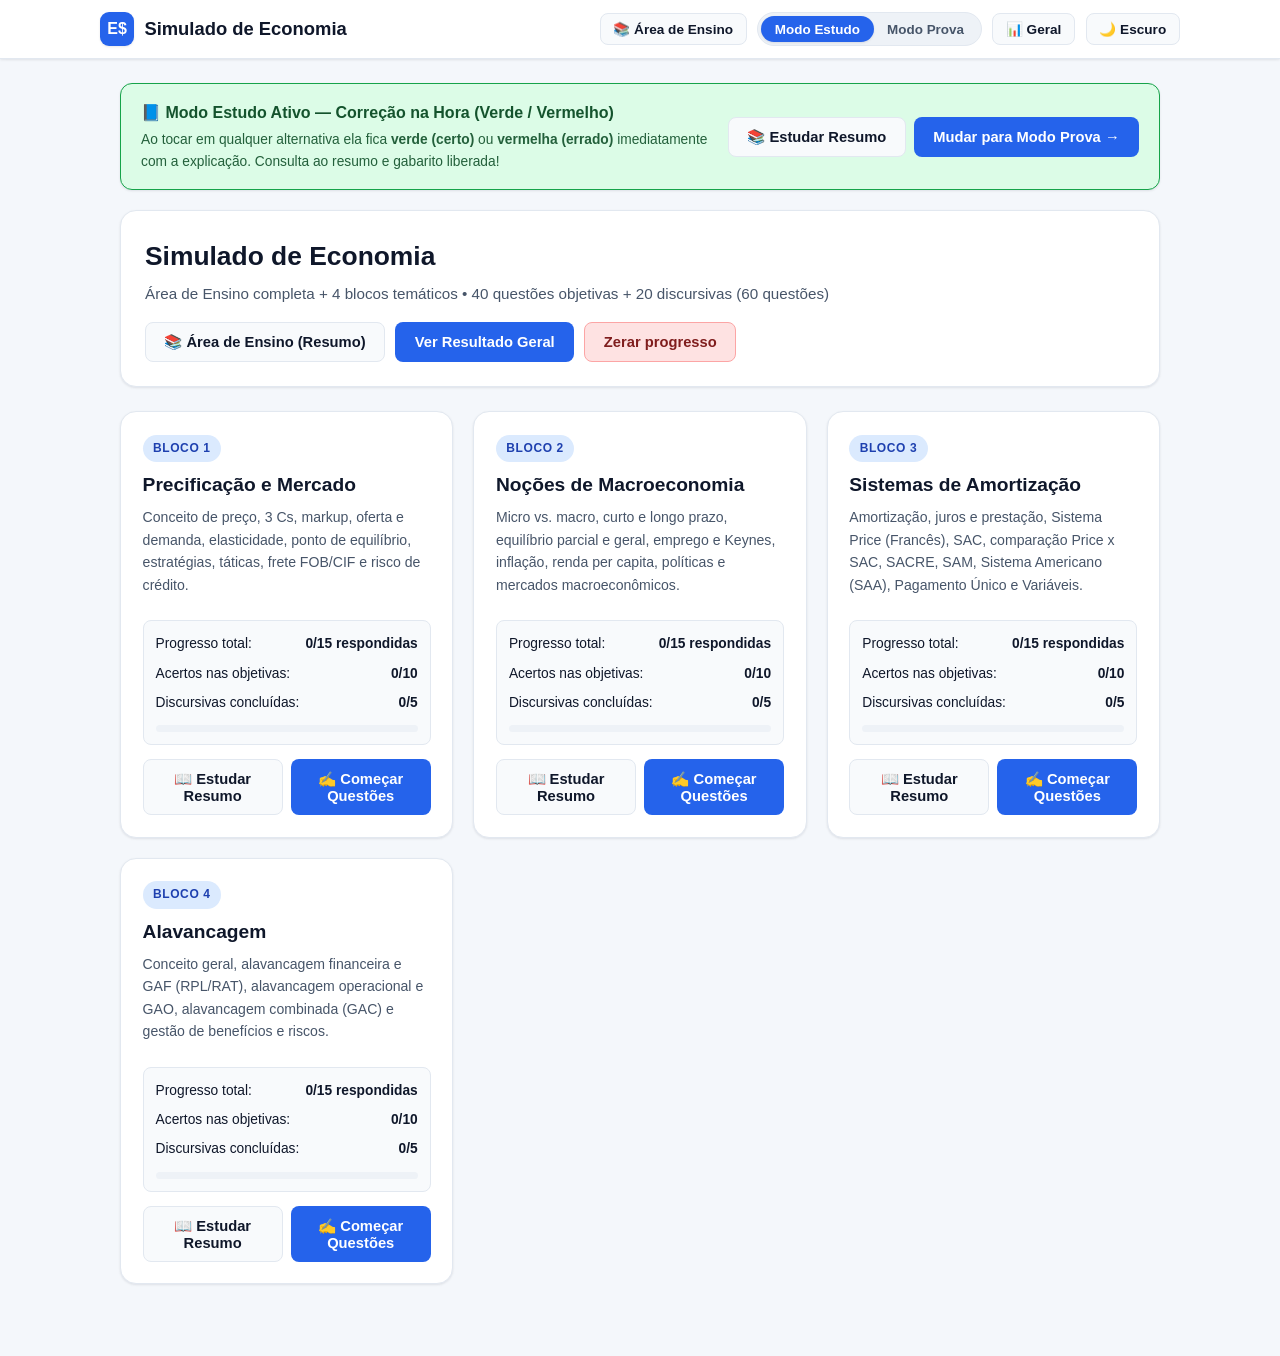
<file: index.html>
<!DOCTYPE html>
<html lang="pt-BR" data-theme="light">
<head>
  <meta charset="UTF-8" />
  <meta name="viewport" content="width=device-width, initial-scale=1.0" />
  <title>Simulado de Economia — Estudo Interativo</title>
  <link rel="stylesheet" href="css/style.css" />
</head>
<body>
  <!-- BARRA SUPERIOR FIXA -->
  <header class="topbar">
    <div class="topbar-inner">
      <div class="brand" id="brandHomeBtn" title="Voltar ao início">
        <span class="brand-badge">E$</span>
        <span>Simulado de Economia</span>
      </div>

      <div class="topbar-controls">
        <button type="button" class="icon-btn" id="btnAreaEnsinoTop" title="Estudar resumo completo da matéria">
          📚 Área de Ensino
        </button>

        <div class="mode-switch" role="group" aria-label="Modo do simulado">
          <button type="button" class="mode-btn active" id="modeEstudoBtn" title="Gabarito imediato ao confirmar">Modo Estudo</button>
          <button type="button" class="mode-btn" id="modeProvaBtn" title="Gabarito liberado ao finalizar o bloco">Modo Prova</button>
        </div>

        <button type="button" class="icon-btn" id="btnVerResultadoGeralTop" title="Ver desempenho geral">
          📊 Geral
        </button>

        <button type="button" class="icon-btn" id="themeToggleBtn" title="Alternar modo claro/escuro">
          🌙 Tema
        </button>
      </div>
    </div>
  </header>

  <!-- CONTEÚDO PRINCIPAL -->
  <main class="main-container">
    <!-- BANNER DINÂMICO DO MODO ATIVO (ESTUDO OU PROVA) -->
    <div id="modeStatusBanner" class="mode-banner estudo"></div>

    <!-- 1. TELA INICIAL -->
    <section id="screenHome" class="screen active">
      <div class="hero-header">
        <div class="hero-title">
          <h1>Simulado de Economia</h1>
          <p>Área de Ensino completa + 4 blocos temáticos • 40 questões objetivas + 20 discursivas (60 questões)</p>
        </div>
        <div class="hero-actions">
          <button type="button" class="btn btn-secondary" id="btnAreaEnsinoHome">📚 Área de Ensino (Resumo)</button>
          <button type="button" class="btn btn-primary" id="btnResultadoGeralHome">Ver Resultado Geral</button>
          <button type="button" class="btn btn-danger" id="btnResetAll">Zerar progresso</button>
        </div>
      </div>

      <div class="blocks-grid" id="blocksGrid"></div>
    </section>

    <!-- 1.5 TELA DA ÁREA DE ENSINO (RESUMO COMPLETO DA MATÉRIA) -->
    <section id="screenStudy" class="screen">
      <div class="quiz-top-nav">
        <div class="block-header-info">
          <h2>📚 Área de Ensino — Resumo Completo para a Prova</h2>
          <span>Todo o conteúdo teórico, fórmulas e exemplos práticos organizados pelos 4 blocos</span>
        </div>
        <button type="button" class="btn btn-secondary" id="btnBackHomeStudy">← Voltar ao início</button>
      </div>

      <div id="studyContentContainer"></div>
    </section>

    <!-- 2. TELA DE QUESTÕES DO BLOCO -->
    <section id="screenQuiz" class="screen">
      <div class="quiz-top-nav">
        <div class="block-header-info">
          <h2 id="quizBlockTitle">Bloco 1</h2>
          <span id="quizBlockSubtitle">Questão 1 de 15</span>
        </div>
        <div style="display:flex; gap:0.5rem; flex-wrap:wrap;">
          <button type="button" class="btn btn-secondary" id="btnStudyFromQuiz">📖 Ver Resumo do Bloco</button>
          <button type="button" class="btn btn-secondary" id="btnBackHomeQuiz">← Voltar ao início</button>
          <button type="button" class="btn btn-primary" id="btnFinishBlockTop">Finalizar bloco</button>
        </div>
      </div>

      <div class="progress-section">
        <div class="progress-header">
          <span id="quizProgressText">Progresso do bloco: 0/15 respondidas</span>
          <span id="quizModeBadge">Modo Estudo</span>
        </div>
        <div class="progress-track">
          <div class="progress-fill" id="quizProgressFill" style="width: 0%;"></div>
        </div>
        <div class="question-pills" id="questionPills"></div>
      </div>

      <div class="questions-feed" id="questionContainer"></div>

      <div class="quiz-bottom-nav">
        <button type="button" class="btn btn-secondary" id="btnPrevQuestion">← Voltar ao início</button>
        <button type="button" class="btn btn-secondary" id="btnScrollTopQuiz">↑ Subir ao topo</button>
        <button type="button" class="btn btn-primary" id="btnNextQuestion">Finalizar bloco e ver nota ✓</button>
      </div>
    </section>

    <!-- 3. TELA DE RESULTADO DO BLOCO -->
    <section id="screenBlockResult" class="screen">
      <div class="result-card" id="blockResultContent"></div>
    </section>

    <!-- 4. TELA DE RESULTADO FINAL GERAL -->
    <section id="screenFinalResult" class="screen">
      <div class="result-card" id="finalResultContent"></div>
    </section>

  </main>

  <!-- MODAL DE CONFIRMAÇÃO PARA ZERAR PROGRESSO -->
  <div class="modal-overlay" id="resetModal">
    <div class="modal-card">
      <h3>Zerar todo o progresso?</h3>
      <p>Todas as respostas das questões objetivas, marcações e textos digitados nas questões discursivas serão apagados. Esta ação não pode ser desfeita.</p>
      <div class="modal-actions">
        <button type="button" class="btn btn-secondary" id="btnCancelReset">Cancelar</button>
        <button type="button" class="btn btn-danger" id="btnConfirmReset">Sim, zerar tudo</button>
      </div>
    </div>
  </div>

  <!-- BANCO DE DADOS, RESUMO TEÓRICO E QUESTÕES (SEPARADOS POR BLOCO) -->
  <script src="js/dados/blocos.js"></script>
  <script src="js/dados/resumo_teorico.js"></script>
  <script src="js/dados/bloco1_precificacao.js"></script>
  <script src="js/dados/bloco2_macroeconomia.js"></script>
  <script src="js/dados/bloco3_amortizacao.js"></script>
  <script src="js/dados/bloco4_alavancagem.js"></script>
  <script src="js/questoes.js"></script>

  <!-- MÓDULOS DA APLICAÇÃO (ESTADO, RENDERIZAÇÃO E EVENTOS) -->
  <script src="js/estado.js"></script>
  <script src="js/render.js"></script>
  <script src="js/app.js"></script>
</body>
</html>
</file>
<file: css/style.css>
/* ==========================================================================
   VARIÁVEIS DE TEMA (MODO CLARO E ESCURO) E RESET
   ========================================================================== */
:root {
  --bg-primary: #f4f7fb;
  --bg-surface: #ffffff;
  --bg-elevated: #f8fafc;
  --bg-muted: #eef2f7;
  --text-primary: #0f172a;
  --text-secondary: #475569;
  --text-muted: #64748b;
  --border-color: #e2e8f0;
  --accent: #2563eb;
  --accent-hover: #1d4ed8;
  --accent-soft: #dbeafe;
  --accent-text: #1e40af;
  --success: #16a34a;
  --success-bg: #dcfce7;
  --success-border: #86efac;
  --success-text: #14532d;
  --danger: #dc2626;
  --danger-bg: #fee2e2;
  --danger-border: #fca5a5;
  --danger-text: #7f1d1d;
  --warning: #d97706;
  --warning-bg: #fef3c7;
  --warning-text: #92400e;
  --shadow-sm: 0 1px 3px rgba(15, 23, 42, 0.06), 0 1px 2px rgba(15, 23, 42, 0.04);
  --shadow-md: 0 4px 12px rgba(15, 23, 42, 0.08);
  --radius-sm: 8px;
  --radius-md: 12px;
  --radius-lg: 16px;
  --transition: all 0.2s cubic-bezier(0.4, 0, 0.2, 1);
}

[data-theme="dark"] {
  --bg-primary: #0b1120;
  --bg-surface: #1e293b;
  --bg-elevated: #0f172a;
  --bg-muted: #334155;
  --text-primary: #f8fafc;
  --text-secondary: #cbd5e1;
  --text-muted: #94a3b8;
  --border-color: #334155;
  --accent: #3b82f6;
  --accent-hover: #60a5fa;
  --accent-soft: rgba(59, 130, 246, 0.18);
  --accent-text: #93c5fd;
  --success: #22c55e;
  --success-bg: rgba(34, 197, 94, 0.16);
  --success-border: #15803d;
  --success-text: #bbf7d0;
  --danger: #ef4444;
  --danger-bg: rgba(239, 68, 68, 0.16);
  --danger-border: #b91c1c;
  --danger-text: #fecaca;
  --warning: #f59e0b;
  --warning-bg: rgba(245, 158, 11, 0.18);
  --warning-text: #fde68a;
  --shadow-sm: 0 1px 3px rgba(0, 0, 0, 0.3);
  --shadow-md: 0 6px 16px rgba(0, 0, 0, 0.4);
}

* {
  box-sizing: border-box;
  margin: 0;
  padding: 0;
}

body {
  font-family: -apple-system, BlinkMacSystemFont, "Segoe UI", Roboto, "Helvetica Neue", Arial, sans-serif;
  background-color: var(--bg-primary);
  color: var(--text-primary);
  line-height: 1.6;
  min-height: 100vh;
  display: flex;
  flex-direction: column;
  transition: background-color 0.25s ease, color 0.25s ease;
}

/* ==========================================================================
   CABEÇALHO E BARRA SUPERIOR
   ========================================================================== */
.topbar {
  position: sticky;
  top: 0;
  z-index: 100;
  background-color: var(--bg-surface);
  border-bottom: 1px solid var(--border-color);
  box-shadow: var(--shadow-sm);
  padding: 0.75rem 1.25rem;
}

.topbar-inner {
  max-width: 1080px;
  margin: 0 auto;
  display: flex;
  align-items: center;
  justify-content: space-between;
  flex-wrap: wrap;
  gap: 0.75rem;
}

.brand {
  display: flex;
  align-items: center;
  gap: 0.65rem;
  font-weight: 700;
  font-size: 1.15rem;
  color: var(--text-primary);
  cursor: pointer;
  user-select: none;
}

.brand-badge {
  background: var(--accent);
  color: #ffffff;
  width: 34px;
  height: 34px;
  border-radius: 9px;
  display: inline-flex;
  align-items: center;
  justify-content: center;
  font-weight: 800;
  font-size: 1rem;
  box-shadow: var(--shadow-sm);
}

.topbar-controls {
  display: flex;
  align-items: center;
  gap: 0.65rem;
  flex-wrap: wrap;
}

.mode-switch {
  display: inline-flex;
  background: var(--bg-muted);
  padding: 3px;
  border-radius: 999px;
  border: 1px solid var(--border-color);
}

.mode-btn {
  border: none;
  background: transparent;
  color: var(--text-secondary);
  font-size: 0.84rem;
  font-weight: 600;
  padding: 0.35rem 0.85rem;
  border-radius: 999px;
  cursor: pointer;
  transition: var(--transition);
}

.mode-btn.active {
  background: var(--accent);
  color: #ffffff;
  box-shadow: var(--shadow-sm);
}

.icon-btn {
  display: inline-flex;
  align-items: center;
  gap: 0.4rem;
  background: var(--bg-elevated);
  color: var(--text-primary);
  border: 1px solid var(--border-color);
  padding: 0.42rem 0.8rem;
  border-radius: var(--radius-sm);
  font-size: 0.85rem;
  font-weight: 600;
  cursor: pointer;
  transition: var(--transition);
}

.icon-btn:hover {
  border-color: var(--accent);
  color: var(--accent);
}

/* ==========================================================================
   CONTAINER PRINCIPAL E TELAS
   ========================================================================== */
.main-container {
  max-width: 1080px;
  width: 100%;
  margin: 0 auto;
  padding: 1.5rem 1.25rem 3rem;
  flex: 1;
}

.screen {
  display: none;
  animation: fadeIn 0.22s ease;
}

.screen.active {
  display: block;
}

@keyframes fadeIn {
  from { opacity: 0; transform: translateY(6px); }
  to { opacity: 1; transform: translateY(0); }
}

/* ==========================================================================
   TELA INICIAL (HOME)
   ========================================================================== */
.hero-header {
  background: var(--bg-surface);
  border: 1px solid var(--border-color);
  border-radius: var(--radius-lg);
  padding: 1.5rem;
  margin-bottom: 1.5rem;
  box-shadow: var(--shadow-sm);
  display: flex;
  justify-content: space-between;
  align-items: center;
  flex-wrap: wrap;
  gap: 1rem;
}

.hero-title h1 {
  font-size: 1.65rem;
  margin-bottom: 0.3rem;
  color: var(--text-primary);
}

.hero-title p {
  color: var(--text-secondary);
  font-size: 0.95rem;
}

.hero-actions {
  display: flex;
  gap: 0.65rem;
  flex-wrap: wrap;
}

.blocks-grid {
  display: grid;
  grid-template-columns: repeat(auto-fit, minmax(280px, 1fr));
  gap: 1.25rem;
  margin-bottom: 1.5rem;
}

.block-card {
  background: var(--bg-surface);
  border: 1px solid var(--border-color);
  border-radius: var(--radius-lg);
  padding: 1.35rem;
  box-shadow: var(--shadow-sm);
  display: flex;
  flex-direction: column;
  justify-content: space-between;
  gap: 1rem;
  transition: var(--transition);
}

.block-card:hover {
  transform: translateY(-2px);
  box-shadow: var(--shadow-md);
  border-color: var(--accent);
}

.block-badge {
  display: inline-block;
  font-size: 0.75rem;
  font-weight: 700;
  text-transform: uppercase;
  letter-spacing: 0.05em;
  padding: 0.25rem 0.65rem;
  border-radius: 999px;
  background: var(--accent-soft);
  color: var(--accent-text);
  margin-bottom: 0.5rem;
}

.block-card h2 {
  font-size: 1.2rem;
  margin-bottom: 0.35rem;
}

.block-desc {
  font-size: 0.88rem;
  color: var(--text-secondary);
  margin-bottom: 0.5rem;
}

.block-stats {
  background: var(--bg-elevated);
  border: 1px solid var(--border-color);
  border-radius: var(--radius-sm);
  padding: 0.75rem;
  display: flex;
  flex-direction: column;
  gap: 0.45rem;
  font-size: 0.86rem;
}

.stat-row {
  display: flex;
  justify-content: space-between;
  align-items: center;
}

.stat-row strong {
  color: var(--text-primary);
}

.mini-progress {
  width: 100%;
  height: 7px;
  background: var(--bg-muted);
  border-radius: 999px;
  overflow: hidden;
  margin-top: 0.25rem;
}

.mini-progress-bar {
  height: 100%;
  background: var(--accent);
  border-radius: 999px;
  transition: width 0.3s ease;
}

/* ==========================================================================
   BOTÕES PADRÃO
   ========================================================================== */
.btn {
  display: inline-flex;
  align-items: center;
  justify-content: center;
  gap: 0.45rem;
  font-size: 0.92rem;
  font-weight: 600;
  padding: 0.62rem 1.15rem;
  border-radius: var(--radius-sm);
  border: 1px solid transparent;
  cursor: pointer;
  transition: var(--transition);
  text-decoration: none;
  user-select: none;
}

.btn:disabled {
  opacity: 0.5;
  cursor: not-allowed;
}

.btn-primary {
  background: var(--accent);
  color: #ffffff;
}

.btn-primary:hover:not(:disabled) {
  background: var(--accent-hover);
}

.btn-secondary {
  background: var(--bg-elevated);
  color: var(--text-primary);
  border-color: var(--border-color);
}

.btn-secondary:hover:not(:disabled) {
  border-color: var(--accent);
  color: var(--accent);
}

.btn-danger {
  background: var(--danger-bg);
  color: var(--danger-text);
  border-color: var(--danger-border);
}

.btn-danger:hover:not(:disabled) {
  background: var(--danger);
  color: #ffffff;
}

.btn-success {
  background: var(--success);
  color: #ffffff;
}

.btn-success:hover:not(:disabled) {
  filter: brightness(0.95);
}

/* ==========================================================================
   TELA DE QUESTÃO (DENTRO DO BLOCO)
   ========================================================================== */
.quiz-top-nav {
  display: flex;
  justify-content: space-between;
  align-items: center;
  flex-wrap: wrap;
  gap: 0.75rem;
  margin-bottom: 1rem;
}

.block-header-info h2 {
  font-size: 1.25rem;
}

.block-header-info span {
  font-size: 0.85rem;
  color: var(--text-secondary);
}

.progress-section {
  background: var(--bg-surface);
  border: 1px solid var(--border-color);
  border-radius: var(--radius-md);
  padding: 1rem 1.25rem;
  margin-bottom: 1.25rem;
  box-shadow: var(--shadow-sm);
}

.progress-header {
  display: flex;
  justify-content: space-between;
  align-items: center;
  font-size: 0.86rem;
  color: var(--text-secondary);
  margin-bottom: 0.5rem;
}

.progress-track {
  width: 100%;
  height: 9px;
  background: var(--bg-muted);
  border-radius: 999px;
  overflow: hidden;
  margin-bottom: 0.9rem;
}

.progress-fill {
  height: 100%;
  background: var(--accent);
  transition: width 0.3s ease;
}

.question-pills {
  display: flex;
  flex-wrap: wrap;
  gap: 0.45rem;
}

.q-pill {
  width: 34px;
  height: 34px;
  border-radius: 50%;
  border: 2px solid var(--border-color);
  background: var(--bg-elevated);
  color: var(--text-secondary);
  font-weight: 700;
  font-size: 0.82rem;
  display: inline-flex;
  align-items: center;
  justify-content: center;
  cursor: pointer;
  transition: var(--transition);
}

.q-pill:hover {
  border-color: var(--accent);
  color: var(--accent);
}

.q-pill.current {
  outline: 2px solid var(--accent);
  outline-offset: 2px;
  font-weight: 800;
}

.q-pill.correct {
  background: var(--success);
  border-color: var(--success);
  color: #ffffff;
}

.q-pill.wrong {
  background: var(--danger);
  border-color: var(--danger);
  color: #ffffff;
}

.q-pill.answered-neutral {
  background: var(--accent-soft);
  border-color: var(--accent);
  color: var(--accent-text);
}

/* Card da Questão */
.question-card {
  background: var(--bg-surface);
  border: 1px solid var(--border-color);
  border-radius: var(--radius-lg);
  padding: 1.5rem;
  box-shadow: var(--shadow-sm);
  margin-bottom: 1.25rem;
}

.question-meta {
  display: flex;
  align-items: center;
  gap: 0.5rem;
  flex-wrap: wrap;
  margin-bottom: 0.85rem;
}

.tag {
  font-size: 0.76rem;
  font-weight: 700;
  padding: 0.2rem 0.6rem;
  border-radius: 999px;
  background: var(--bg-muted);
  color: var(--text-secondary);
}

.tag.facil { background: var(--success-bg); color: var(--success-text); }
.tag.media { background: var(--warning-bg); color: var(--warning-text); }
.tag.dificil { background: var(--danger-bg); color: var(--danger-text); }
.tag.tipo { background: var(--accent-soft); color: var(--accent-text); }

.question-statement {
  font-size: 1.06rem;
  font-weight: 500;
  color: var(--text-primary);
  margin-bottom: 1.25rem;
}

.formula-box {
  display: inline-block;
  background: var(--bg-elevated);
  border: 1px solid var(--border-color);
  border-left: 3px solid var(--accent);
  padding: 0.35rem 0.7rem;
  margin: 0.35rem 0;
  border-radius: var(--radius-sm);
  font-family: "Cambria Math", "Times New Roman", Georgia, serif;
  font-weight: 700;
  font-size: 1.02rem;
  color: var(--accent-text);
}

/* Alternativas A-E */
.options-list {
  display: flex;
  flex-direction: column;
  gap: 0.65rem;
  margin-bottom: 1.25rem;
}

.option-item {
  display: flex;
  align-items: flex-start;
  gap: 0.85rem;
  padding: 0.85rem 1rem;
  border: 1.5px solid var(--border-color);
  border-radius: var(--radius-md);
  background: var(--bg-elevated);
  cursor: pointer;
  transition: var(--transition);
  text-align: left;
  width: 100%;
  color: var(--text-primary);
  font-size: 0.96rem;
}

.option-item:hover:not(.locked) {
  border-color: var(--accent);
  background: var(--bg-surface);
}

.option-item.selected {
  border-color: var(--accent);
  background: var(--accent-soft);
}

.option-item.correct-choice {
  border-color: var(--success);
  background: var(--success-bg);
  color: var(--success-text);
}

.option-item.wrong-choice {
  border-color: var(--danger);
  background: var(--danger-bg);
  color: var(--danger-text);
}

.option-item.locked {
  cursor: default;
}

.option-letter {
  width: 28px;
  height: 28px;
  min-width: 28px;
  border-radius: 50%;
  background: var(--bg-surface);
  border: 1px solid var(--border-color);
  display: inline-flex;
  align-items: center;
  justify-content: center;
  font-weight: 700;
  font-size: 0.85rem;
  color: var(--text-primary);
}

.option-item.selected .option-letter {
  background: var(--accent);
  color: #ffffff;
  border-color: var(--accent);
}

.option-item.correct-choice .option-letter {
  background: var(--success);
  color: #ffffff;
  border-color: var(--success);
}

.option-item.wrong-choice .option-letter {
  background: var(--danger);
  color: #ffffff;
  border-color: var(--danger);
}

/* Botões de ação da questão */
.question-actions {
  display: flex;
  align-items: center;
  gap: 0.75rem;
  flex-wrap: wrap;
  margin-bottom: 1rem;
}

/* Caixa de Feedback / Gabarito */
.feedback-box {
  border-radius: var(--radius-md);
  padding: 1.1rem 1.25rem;
  margin-top: 1rem;
  border: 1px solid var(--border-color);
  background: var(--bg-elevated);
  font-size: 0.94rem;
}

.feedback-box.correct {
  background: var(--success-bg);
  border-color: var(--success-border);
  color: var(--success-text);
}

.feedback-box.wrong {
  background: var(--danger-bg);
  border-color: var(--danger-border);
  color: var(--danger-text);
}

.feedback-box.neutral {
  background: var(--accent-soft);
  border-color: var(--accent);
  color: var(--text-primary);
}

.feedback-title {
  font-weight: 800;
  font-size: 1.02rem;
  margin-bottom: 0.45rem;
  display: flex;
  align-items: center;
  gap: 0.4rem;
}

.feedback-line {
  margin-top: 0.4rem;
}

/* Área de Questão Discursiva */
.essay-area {
  display: flex;
  flex-direction: column;
  gap: 0.85rem;
  margin-bottom: 1rem;
}

.essay-textarea {
  width: 100%;
  min-height: 135px;
  padding: 0.9rem;
  border-radius: var(--radius-md);
  border: 1.5px solid var(--border-color);
  background: var(--bg-elevated);
  color: var(--text-primary);
  font-family: inherit;
  font-size: 0.95rem;
  resize: vertical;
  transition: var(--transition);
}

.essay-textarea:focus {
  outline: none;
  border-color: var(--accent);
  background: var(--bg-surface);
}

.essay-controls {
  display: flex;
  align-items: center;
  justify-content: space-between;
  flex-wrap: wrap;
  gap: 0.75rem;
}

.checkbox-label {
  display: inline-flex;
  align-items: center;
  gap: 0.55rem;
  font-weight: 600;
  font-size: 0.92rem;
  cursor: pointer;
  user-select: none;
}

.checkbox-label input {
  width: 18px;
  height: 18px;
  accent-color: var(--accent);
  cursor: pointer;
}

.model-answer-box {
  background: var(--bg-elevated);
  border: 1px solid var(--accent);
  border-left: 4px solid var(--accent);
  border-radius: var(--radius-md);
  padding: 1rem 1.25rem;
  margin-top: 0.85rem;
  font-size: 0.93rem;
}

.model-answer-box h4 {
  color: var(--accent-text);
  margin-bottom: 0.4rem;
  font-size: 0.95rem;
}

.model-answer-box ul {
  margin-top: 0.5rem;
  padding-left: 1.25rem;
}

.model-answer-box li {
  margin-bottom: 0.25rem;
}

/* Barra de navegação inferior */
.quiz-bottom-nav {
  display: flex;
  justify-content: space-between;
  align-items: center;
  flex-wrap: wrap;
  gap: 0.75rem;
  background: var(--bg-surface);
  border: 1px solid var(--border-color);
  border-radius: var(--radius-md);
  padding: 0.9rem 1.25rem;
  box-shadow: var(--shadow-sm);
}

.kbd-hint {
  font-size: 0.78rem;
  color: var(--text-muted);
  text-align: center;
  margin-top: 0.75rem;
}

.kbd {
  display: inline-block;
  padding: 0.1rem 0.4rem;
  font-size: 0.74rem;
  font-family: monospace;
  background: var(--bg-muted);
  border: 1px solid var(--border-color);
  border-radius: 4px;
}

/* ==========================================================================
   TELAS DE RESULTADO DO BLOCO E RESULTADO GERAL
   ========================================================================== */
.result-card {
  background: var(--bg-surface);
  border: 1px solid var(--border-color);
  border-radius: var(--radius-lg);
  padding: 1.75rem;
  box-shadow: var(--shadow-sm);
  margin-bottom: 1.5rem;
}

.score-banner {
  display: flex;
  align-items: center;
  justify-content: space-between;
  flex-wrap: wrap;
  gap: 1rem;
  padding: 1.25rem;
  border-radius: var(--radius-md);
  background: var(--bg-elevated);
  border: 1px solid var(--border-color);
  margin: 1rem 0 1.5rem;
}

.score-big {
  font-size: 2.2rem;
  font-weight: 800;
  color: var(--accent);
}

.wrong-list {
  display: flex;
  flex-direction: column;
  gap: 0.75rem;
  margin-top: 1rem;
}

.wrong-item {
  background: var(--bg-elevated);
  border: 1px solid var(--border-color);
  border-left: 4px solid var(--danger);
  border-radius: var(--radius-sm);
  padding: 0.9rem 1rem;
  display: flex;
  justify-content: space-between;
  align-items: center;
  gap: 1rem;
  flex-wrap: wrap;
}

/* Modal de Confirmação */
.modal-overlay {
  position: fixed;
  inset: 0;
  background: rgba(15, 23, 42, 0.6);
  display: none;
  align-items: center;
  justify-content: center;
  z-index: 200;
  padding: 1rem;
}

.modal-overlay.active {
  display: flex;
}

.modal-card {
  background: var(--bg-surface);
  border: 1px solid var(--border-color);
  border-radius: var(--radius-lg);
  max-width: 440px;
  width: 100%;
  padding: 1.5rem;
  box-shadow: var(--shadow-md);
}

.modal-card h3 {
  margin-bottom: 0.5rem;
}

.modal-card p {
  color: var(--text-secondary);
  font-size: 0.93rem;
  margin-bottom: 1.25rem;
}

.modal-actions {
  display: flex;
  justify-content: flex-end;
  gap: 0.65rem;
}

@media (max-width: 640px) {
  .topbar-inner {
    flex-direction: column;
    align-items: stretch;
  }
  .topbar-controls {
    justify-content: space-between;
  }
  .hero-header {
    padding: 1.15rem;
  }
  .question-card {
    padding: 1.1rem;
  }
  .quiz-bottom-nav {
    flex-direction: column;
    align-items: stretch;
  }
  .quiz-bottom-nav .btn {
    width: 100%;
  }
}

/* ==========================================================================
   ÁREA DE ENSINO (RESUMO TEÓRICO DOS 4 BLOCOS)
   ========================================================================== */
.study-tabs {
  display: flex;
  gap: 0.5rem;
  flex-wrap: wrap;
  margin-bottom: 1.25rem;
}

.study-tab-btn {
  padding: 0.55rem 1rem;
  border-radius: var(--radius-sm);
  border: 1.5px solid var(--border-color);
  background: var(--bg-surface);
  color: var(--text-secondary);
  font-weight: 700;
  font-size: 0.88rem;
  cursor: pointer;
  transition: var(--transition);
}

.study-tab-btn:hover {
  border-color: var(--accent);
  color: var(--accent);
}

.study-tab-btn.active {
  background: var(--accent);
  border-color: var(--accent);
  color: #ffffff;
}

.study-block-section {
  background: var(--bg-surface);
  border: 1px solid var(--border-color);
  border-radius: var(--radius-lg);
  padding: 1.5rem;
  margin-bottom: 1.5rem;
  box-shadow: var(--shadow-sm);
}

.study-block-header {
  display: flex;
  justify-content: space-between;
  align-items: flex-start;
  flex-wrap: wrap;
  gap: 1rem;
  padding-bottom: 1rem;
  margin-bottom: 1.25rem;
  border-bottom: 1px solid var(--border-color);
}

.study-topic-card {
  background: var(--bg-elevated);
  border: 1px solid var(--border-color);
  border-left: 4px solid var(--accent);
  border-radius: var(--radius-md);
  padding: 1.1rem 1.25rem;
  margin-bottom: 1rem;
}

.study-topic-card h3 {
  font-size: 1.05rem;
  color: var(--text-primary);
  margin-bottom: 0.55rem;
}

.study-topic-formula {
  display: inline-block;
  background: var(--accent-soft);
  color: var(--accent-text);
  border: 1px solid var(--accent);
  border-radius: var(--radius-sm);
  padding: 0.4rem 0.8rem;
  font-family: "Cambria Math", "Times New Roman", Georgia, serif;
  font-weight: 700;
  font-size: 0.98rem;
  margin-bottom: 0.65rem;
}

.study-topic-list {
  padding-left: 1.2rem;
  font-size: 0.94rem;
  color: var(--text-primary);
}

.study-topic-list li {
  margin-bottom: 0.45rem;
}

/* ==========================================================================
   LISTA CONTÍNUA DE QUESTÕES E DESTAQUE VERDE/VERMELHO NOS CARDS (MOBILE-FIRST)
   ========================================================================== */
.questions-feed {
  display: flex;
  flex-direction: column;
  gap: 1.25rem;
  margin-bottom: 1.5rem;
}

.question-card {
  scroll-margin-top: 90px;
  transition: border-color 0.2s ease, box-shadow 0.2s ease, background-color 0.2s ease;
}

.question-card.card-correct {
  border: 2px solid var(--success);
  box-shadow: 0 4px 14px rgba(22, 163, 74, 0.12);
}

.question-card.card-wrong {
  border: 2px solid var(--danger);
  box-shadow: 0 4px 14px rgba(220, 38, 38, 0.12);
}

.status-pill-card {
  margin-left: auto;
  font-size: 0.78rem;
  font-weight: 800;
  padding: 0.22rem 0.65rem;
  border-radius: 999px;
}

.status-pill-card.correct {
  background: var(--success);
  color: #ffffff;
}

.status-pill-card.wrong {
  background: var(--danger);
  color: #ffffff;
}

@media (max-width: 640px) {
  .main-container {
    padding: 1rem 0.75rem 2.5rem;
  }
  .option-item {
    padding: 0.85rem;
    font-size: 0.95rem;
  }
  .question-statement {
    font-size: 1rem;
  }
}

/* ==========================================================================
   BANNER INTERATIVO DE MODO ESTUDO vs. MODO PROVA E CRONÔMETRO
   ========================================================================== */
.mode-banner {
  border-radius: var(--radius-md);
  padding: 1rem 1.25rem;
  margin-bottom: 1.25rem;
  border: 1.5px solid var(--border-color);
  display: flex;
  align-items: center;
  justify-content: space-between;
  flex-wrap: wrap;
  gap: 0.85rem;
  transition: var(--transition);
  box-shadow: var(--shadow-sm);
}

.mode-banner.estudo {
  background: var(--success-bg);
  border-color: var(--success);
  color: var(--success-text);
}

.mode-banner.prova {
  background: var(--warning-bg);
  border-color: var(--warning);
  color: var(--warning-text);
}

.mode-banner-info {
  flex: 1;
  min-width: 240px;
}

.mode-banner-title {
  font-weight: 800;
  font-size: 1rem;
  margin-bottom: 0.2rem;
  display: flex;
  align-items: center;
  gap: 0.45rem;
}

.mode-banner-desc {
  font-size: 0.86rem;
  opacity: 0.92;
}

.exam-timer-box {
  display: inline-flex;
  align-items: center;
  gap: 0.5rem;
  background: var(--bg-surface);
  color: var(--text-primary);
  border: 1px solid var(--border-color);
  padding: 0.4rem 0.75rem;
  border-radius: var(--radius-sm);
  font-weight: 800;
  font-family: monospace;
  font-size: 1rem;
}
</file>
